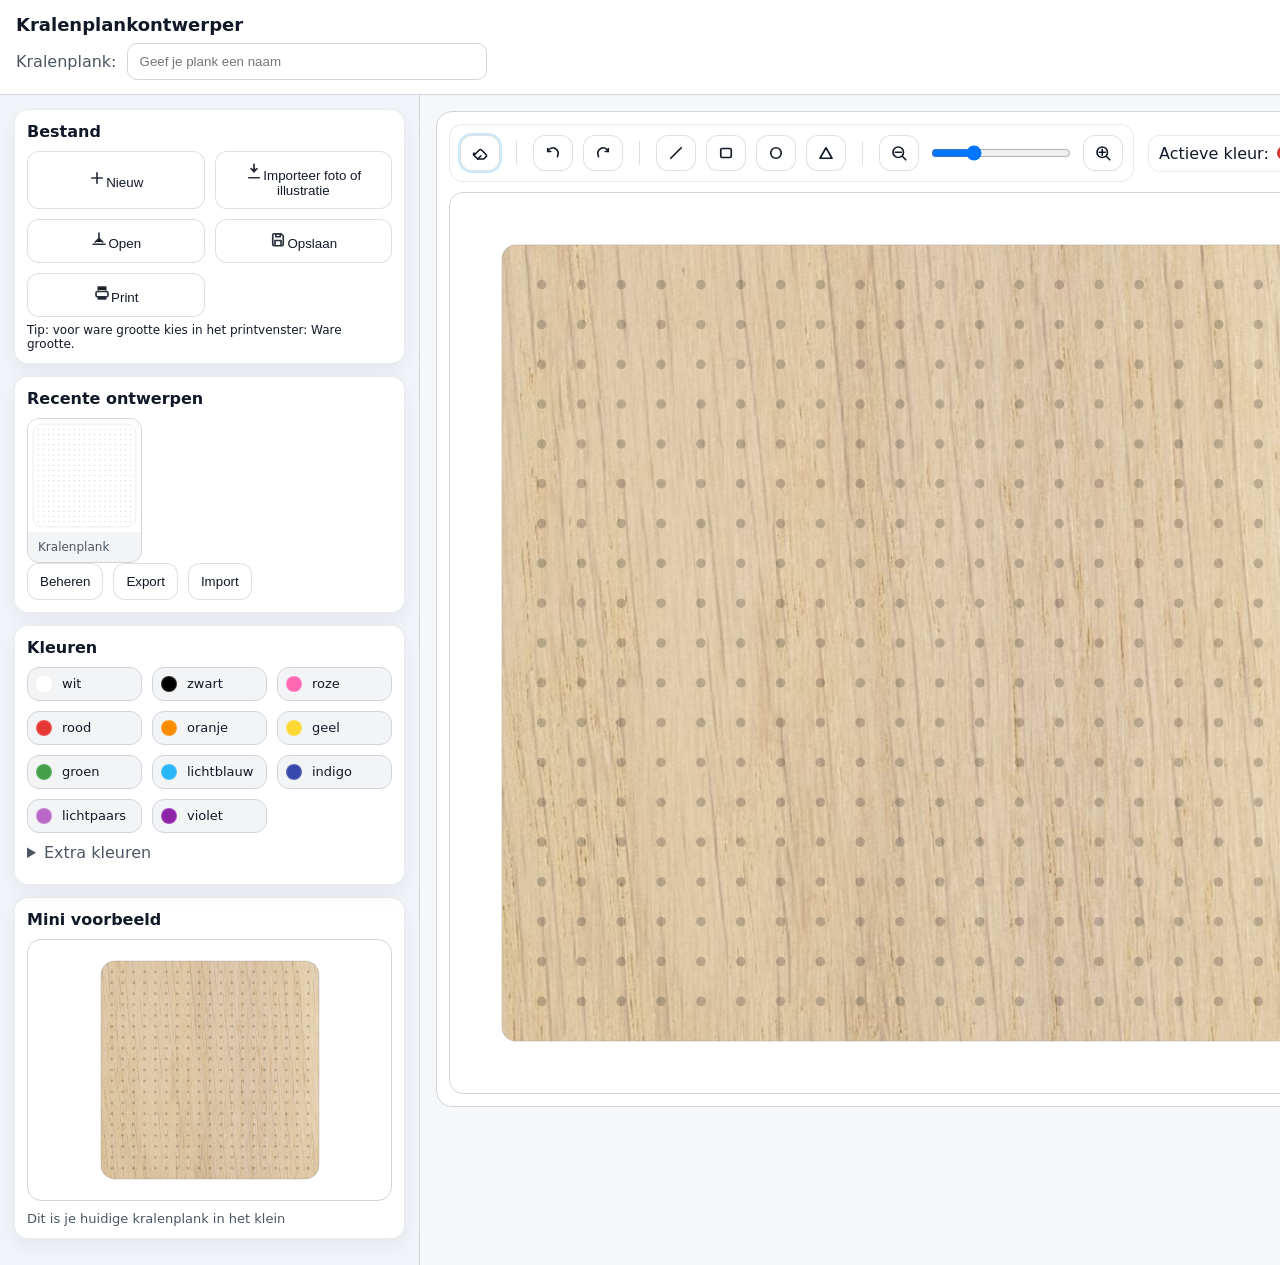
<file: index.html>
<!doctype html>
<html lang="nl">
<head>
  <meta charset="utf-8" />
  <meta name="viewport" content="width=device-width,initial-scale=1" />
  <title>Kralenplankontwerper</title>
    <link rel="icon" href="./favicon.ico">
  <link rel="shortcut icon" href="./favicon.ico">
  <link rel="stylesheet" href="styles.css" />
</head>
<body>
<svg aria-hidden="true" style="position:absolute;width:0;height:0;overflow:hidden">
  <symbol id="i-new" viewBox="0 0 24 24">
    <path d="M12 5v14M5 12h14" stroke="currentColor" stroke-width="2.2" stroke-linecap="round"/>
  </symbol>
  <symbol id="i-import" viewBox="0 0 24 24">
    <path d="M12 3v10" stroke="currentColor" stroke-width="2.2" stroke-linecap="round"/>
    <path d="M8 9l4 4 4-4" stroke="currentColor" stroke-width="2.2" stroke-linecap="round" stroke-linejoin="round"/>
    <path d="M5 21h14" stroke="currentColor" stroke-width="2.2" stroke-linecap="round"/>
  </symbol>
  <symbol id="i-print" viewBox="0 0 24 24">
    <path d="M7 8V4h10v4" stroke="currentColor" stroke-width="2.2" stroke-linecap="round" stroke-linejoin="round"/>
    <path d="M7 17v3h10v-3" stroke="currentColor" stroke-width="2.2" stroke-linecap="round" stroke-linejoin="round"/>
    <path d="M6 10h12a2 2 0 0 1 2 2v3a2 2 0 0 1-2 2H6a2 2 0 0 1-2-2v-3a2 2 0 0 1 2-2Z" fill="none" stroke="currentColor" stroke-width="2.2" stroke-linejoin="round"/>
  </symbol>
  <symbol id="i-open" viewBox="0 0 24 24">
    <path d="M4 19h16" stroke="currentColor" stroke-width="2.2" stroke-linecap="round"/>
    <path d="M7 16l5-5 5 5" stroke="currentColor" stroke-width="2.2" stroke-linecap="round" stroke-linejoin="round"/>
    <path d="M12 4v7" stroke="currentColor" stroke-width="2.2" stroke-linecap="round"/>
  </symbol>
  <symbol id="i-save" viewBox="0 0 24 24">
    <path d="M7 21h10a2 2 0 0 0 2-2V8l-3-3H7a2 2 0 0 0-2 2v12a2 2 0 0 0 2 2Z" fill="none" stroke="currentColor" stroke-width="2.2" stroke-linejoin="round"/>
    <path d="M8 21v-7h8v7" fill="none" stroke="currentColor" stroke-width="2.2" stroke-linejoin="round"/>
    <path d="M9 5h6v4H9z" fill="none" stroke="currentColor" stroke-width="2.2" stroke-linejoin="round"/>
  </symbol>
  <symbol id="i-undo" viewBox="0 0 24 24">
    <path d="M9 10H5V6" fill="none" stroke="currentColor" stroke-width="2.2" stroke-linecap="round" stroke-linejoin="round"/>
    <path d="M5 10c2-4 6-6 10-4 4 2 5 7 3 11" fill="none" stroke="currentColor" stroke-width="2.2" stroke-linecap="round"/>
  </symbol>
  <symbol id="i-redo" viewBox="0 0 24 24">
    <path d="M15 10h4V6" fill="none" stroke="currentColor" stroke-width="2.2" stroke-linecap="round" stroke-linejoin="round"/>
    <path d="M19 10c-2-4-6-6-10-4-4 2-5 7-3 11" fill="none" stroke="currentColor" stroke-width="2.2" stroke-linecap="round"/>
  </symbol>
  <symbol id="i-eraser" viewBox="0 0 24 24">
    <path d="M4 15l7-7a2 2 0 0 1 3 0l6 6a2 2 0 0 1 0 3l-3 3H9l-5-5a2 2 0 0 1 0-3Z" fill="none" stroke="currentColor" stroke-width="2.2" stroke-linejoin="round"/>
    <path d="M9 20l4-4" stroke="currentColor" stroke-width="2.2" stroke-linecap="round"/>
  </symbol>
  <symbol id="i-pen" viewBox="0 0 24 24">
    <path d="M4 20l4-1 10-10-3-3L5 16l-1 4Z" fill="none" stroke="currentColor" stroke-width="2.2" stroke-linejoin="round"/>
    <path d="M14 5l3 3" stroke="currentColor" stroke-width="2.2" stroke-linecap="round"/>
  </symbol>
  <symbol id="i-zoom-in" viewBox="0 0 24 24">
    <path d="M11 7v8M7 11h8" stroke="currentColor" stroke-width="2.2" stroke-linecap="round"/>
    <path d="M21 21l-4.3-4.3" stroke="currentColor" stroke-width="2.2" stroke-linecap="round"/>
    <circle cx="11" cy="11" r="7" fill="none" stroke="currentColor" stroke-width="2.2"/>
  </symbol>
  <symbol id="i-zoom-out" viewBox="0 0 24 24">
    <path d="M7 11h8" stroke="currentColor" stroke-width="2.2" stroke-linecap="round"/>
    <path d="M21 21l-4.3-4.3" stroke="currentColor" stroke-width="2.2" stroke-linecap="round"/>
    <circle cx="11" cy="11" r="7" fill="none" stroke="currentColor" stroke-width="2.2"/>
  </symbol>

  <symbol id="i-line" viewBox="0 0 24 24">
    <path d="M5 19L19 5" stroke="currentColor" stroke-width="2.2" stroke-linecap="round"/>
  </symbol>
  <symbol id="i-rect" viewBox="0 0 24 24">
    <rect x="5" y="6" width="14" height="12" rx="2" fill="none" stroke="currentColor" stroke-width="2.2"/>
  </symbol>
  <symbol id="i-circle" viewBox="0 0 24 24">
    <circle cx="12" cy="12" r="7" fill="none" stroke="currentColor" stroke-width="2.2"/>
  </symbol>
  <symbol id="i-triangle" viewBox="0 0 24 24">
    <path d="M12 5l8 14H4L12 5Z" fill="none" stroke="currentColor" stroke-width="2.2" stroke-linejoin="round"/>
  </symbol>
</svg>


  <header class="topbar">
    <div class="brand">
      <div class="app-title">Kralenplankontwerper</div>
      <div class="name-row">
        <label for="designName">Kralenplank:</label>
        <input id="designName" type="text" placeholder="Geef je plank een naam" />
      </div>
    </div>
    </header>

  <main class="layout">
    <aside class="sidebar">
      <section class="panel">
  <div class="panel-title">Bestand</div>
  <div class="btn-grid">
    <button id="btnNew" class="btn icon-left"><svg class="ico"><use href="#i-new"></use></svg><span>Nieuw</span></button>
    <button id="btnImportImage" class="btn icon-left"><svg class="ico"><use href="#i-import"></use></svg><span>Importeer foto of illustratie</span></button>

    <button id="btnOpen" class="btn icon-left"><svg class="ico"><use href="#i-open"></use></svg><span>Open</span></button>
    <button id="btnSave" class="btn icon-left"><svg class="ico"><use href="#i-save"></use></svg><span>Opslaan</span></button>

    <button id="btnPrint" class="btn icon-left"><svg class="ico"><use href="#i-print"></use></svg><span>Print</span></button>
    <div class="btn-spacer" aria-hidden="true"></div>
  </div>
</div>
  <div class="muted tip">Tip: voor ware grootte kies in het printvenster: Ware grootte.</div>
</section>

      <section class="panel">
        <div class="panel-title">Recente ontwerpen</div>
        <div id="recents" class="recents-grid"></div>
        <div class="btn-row">
          <button id="btnManageRecents" class="btn">Beheren</button>
          <button id="btnExportPack" class="btn">Export</button>
          <button id="btnImportPack" class="btn">Import</button>
          <input id="packFile" type="file" accept="application/json" hidden />
          <input id="projectFile" type="file" accept="application/json" hidden />
        </div>
      </section>

      <section class="panel colors-panel">
        <div class="panel-title">Kleuren</div>
        <div id="paletteBase" class="palette-grid"></div>

        <details class="extras">
          <summary>Extra kleuren</summary>
          <div id="paletteExtras" class="palette-grid extras-grid"></div>
          <div class="extras-form">
            <input id="extraName" type="text" placeholder="Naam" />
            <input id="extraHex" type="color" value="#D4AF37" />
            <button id="btnAddExtra" class="btn">Voeg kleur toe</button>
          </div>
        </details>
      </section>

<section class="panel mini-panel">
        <div class="panel-title">Mini voorbeeld</div>
        <div id="miniPreview" class="mini-preview-host"></div>
        <div class="hint">Dit is je huidige kralenplank in het klein</div>
      </section>

    </aside>

    <section class="stage">
      <div class="board-wrap">
        <div class="board-toolbar">
  <div class="toolbar-top">
    <div class="tool-row">
      <button id="tbToggleDraw" class="btn icon-btn small" title="Gum">
        <svg class="ico"><use href="#i-eraser"></use></svg><span class="sr">Wissel</span>
      </button>

      <div class="tool-sep"></div>

      <button id="tbUndo" class="btn icon-btn small" title="Undo"><svg class="ico"><use href="#i-undo"></use></svg><span class="sr">Undo</span></button>
      <button id="tbRedo" class="btn icon-btn small" title="Redo"><svg class="ico"><use href="#i-redo"></use></svg><span class="sr">Redo</span></button>

      <div class="tool-sep"></div>

      <button id="tbLine" class="btn icon-btn small" title="Lijn"><svg class="ico"><use href="#i-line"></use></svg><span class="sr">Lijn</span></button>
      <button id="tbRect" class="btn icon-btn small" title="Rechthoek"><svg class="ico"><use href="#i-rect"></use></svg><span class="sr">Rechthoek</span></button>
      <button id="tbCircle" class="btn icon-btn small" title="Cirkel"><svg class="ico"><use href="#i-circle"></use></svg><span class="sr">Cirkel</span></button>
      <button id="tbTri" class="btn icon-btn small" title="Driehoek"><svg class="ico"><use href="#i-triangle"></use></svg><span class="sr">Driehoek</span></button>

      <div class="tool-sep"></div>

      <button id="tbZoomOut" class="btn icon-btn small" title="Zoom uit"><svg class="ico"><use href="#i-zoom-out"></use></svg><span class="sr">Zoom uit</span></button>
      <input id="zoom" type="range" min="0.4" max="2.5" step="0.05" value="1" />
      <button id="tbZoomIn" class="btn icon-btn small" title="Zoom in"><svg class="ico"><use href="#i-zoom-in"></use></svg><span class="sr">Zoom in</span></button>
    </div>

    <div class="active-color-wrap" aria-label="Actieve kleur">
      <span class="muted">Actieve kleur:</span>
      <span id="activeColorDot" class="color-dot"></span>
      <span id="activeColorName" class="active-color-name">rood</span>
    </div>
  </div>
</div>

        <div id="boardHost" class="board-host"></div>
      </div>
    </section>
  </main>

  <dialog id="importDialog" class="modal">
    <form method="dialog" class="modal-inner" id="importForm">
      <div class="modal-head">
        <div class="modal-title">Importeer naar 19x19</div>
        <button class="btn" value="cancel">Sluiten</button>
      </div>

      <div class="modal-body">
        <div class="import-left">
          <input id="importFile" type="file" accept="image/*" class="hidden-input" />
          <div class="import-question">Wat wil je importeren?</div>
          <div class="import-choice">
            <button type="button" class="btn big" id="btnImportIllustration">Illustratie</button>
            <button type="button" class="btn big" id="btnImportPhoto">Foto</button>
          </div>


          <div class="preset-row">
            </div>

          <div class="toggle-row">
            <label class="toggle">
              <input id="placeWhite" type="checkbox" />
              <span>Wit ook als achtergrond</span>
            </label>
            <label class="toggle">
              <input id="useEdges" type="checkbox" checked />
              <span>Zwart voor lijnen</span>
            </label>
          </div>

          <div class="slider-row">
            <label for="bgThreshold">Achtergrond drempel</label>
            <input id="bgThreshold" type="range" min="0" max="100" step="1" value="62" />
          </div>

          <div class="slider-row">
            <label for="simplify">Versimpeling</label>
            <input id="simplify" type="range" min="0" max="100" step="1" value="72" />
          </div>

          <div class="slider-row" id="edgeStrengthRow">
            <label for="edgeStrength">Lijnen accent</label>
            <input id="edgeStrength" type="range" min="0" max="100" step="1" value="55" />
          </div>

          <div class="toggle-row">
            <label class="toggle">
              <input id="allowExtrasInImport" type="checkbox" />
              <span>Extra kleuren gebruiken</span>
            </label>
          </div>

          <div class="btn-row">
            <button type="button" id="btnApplyImport" class="btn primary">Zet op plank</button>
          </div>

          <div class="mini-note">
            Bij sommige illustraties zitten lichte grijstinten. Dan helpt het vaak om Wit plaatsen even aan te zetten.
          </div>
        </div>

        <div class="import-right">
          <div class="preview-stack">
            <div class="preview-block">
              <div class="preview-title">Geselecteerde afbeelding</div>
              <canvas id="importSrcCanvas" class="preview-canvas" width="520" height="260"></canvas>
            </div>

            <div class="preview-block">
              <div class="preview-title">Preview, ronde kralen</div>
              <div id="importPreviewHost" class="preview-host"></div>
              <div class="preview-hint">Tip: bij illustraties werkt zwart voor lijnen vaak het best</div>
            </div>
          </div>
        </div>
      </div>
    </form>
  </dialog>

  <script src="palette.js"></script>
  <script src="storage.js"></script>
  <script src="import.js"></script>
  <script src="app.js"></script>
</body>
</html>
</file>
<file: styles.css>
:root{
  --bg:#F5F6F8;
  --panel:#FFFFFF;
  --panel2:#F3F4F6;
  --text:#111827;
  --muted:#4B5563;
  --border:#D1D5DB;
  --accent:#0EA5E9;
}

*{ box-sizing:border-box; }
body{
  margin:0;
  font-family: system-ui, -apple-system, Segoe UI, Roboto, Arial, sans-serif;
  background: var(--bg);
  color: var(--text);
}

.topbar{
  display:flex;
  align-items:center;
  justify-content:space-between;
  padding:14px 16px;
  border-bottom:1px solid var(--border);
  background: #FFFFFF;
  gap:16px;
}

.brand .app-title{
  font-size:18px;
  font-weight:700;
  margin-bottom:8px;
}
.name-row{
  display:flex;
  gap:10px;
  align-items:center;
  color: var(--muted);
}
.name-row input{
  width:min(360px, 60vw);
  padding:10px 12px;
  border:1px solid var(--border);
  background: var(--panel);
  color: var(--text);
  border-radius:10px;
}

.top-actions{
  display:flex;
  gap:10px;
  flex-wrap:wrap;
}

.layout{
  display:grid;
  grid-template-columns: 420px 1fr;
  min-height: calc(100vh - 68px);
}

.sidebar{
  padding:14px;
  border-right:1px solid var(--border);
  background: #F1F5F9;
  overflow:auto;
}

.panel{
  background: var(--panel);
  border:1px solid var(--border);
  border-radius:14px;
  padding:12px;
  margin-bottom:12px;
}

.panel-title{
  font-weight:700;
  margin-bottom:10px;
}

.btn-row{
  display:flex;
  gap:10px;
  flex-wrap:wrap;
}

.btn{
  padding:10px 12px;
  border:1px solid var(--border);
  background: var(--panel2);
  color: var(--text);
  border-radius:12px;
  cursor:pointer;
  user-select:none;
}
.btn.primary{
  border-color: rgba(14,165,233,0.55);
  box-shadow: 0 0 0 1px rgba(14,165,233,0.22) inset;
}
.btn:active{ transform: translateY(1px); }

.palette-grid{
  display:grid;
  grid-template-columns: repeat(3, 1fr);
  gap:10px;
}
.swatch{
  display:flex;
  align-items:center;
  gap:10px;
  padding:8px;
  border:1px solid var(--border);
  background: var(--panel2);
  border-radius:12px;
  cursor:pointer;
}
.swatch .dot{
  width:16px;
  height:16px;
  border-radius:999px;
  border:1px solid rgba(255,255,255,0.18);
}
.swatch .label{
  font-size:13px;
  color: var(--text);
}

.extras{ margin-top:10px; }
.extras summary{ cursor:pointer; color: var(--muted); margin-bottom:10px; }
.extras-form{
  display:flex;
  gap:10px;
  margin-top:10px;
}
.extras-form input[type="text"]{
  flex:1;
  padding:10px 12px;
  border:1px solid var(--border);
  background: var(--panel);
  color: var(--text);
  border-radius:10px;
}
.extras-form input[type="color"]{
  width:54px;
  height:40px;
  border:1px solid var(--border);
  background: var(--panel);
  border-radius:10px;
  padding:0;
}

.stage{
  display:flex;
  justify-content:center;
  align-items:flex-start;
  padding:16px;
}
.board-wrap{
  width: min(1240px, 100%);
  background: var(--panel);
  border:1px solid var(--border);
  border-radius:16px;
  padding:12px;
}
.board-toolbar{
  display:flex;
  align-items:center;
  justify-content:space-between;
  gap:14px;
  flex-wrap:wrap;
  margin-bottom:10px;
}
.zoom-row{
  display:flex;
  gap:10px;
  align-items:center;
}
.zoom-row input{ width: 240px; }

.active-color-row{
  display:flex;
  align-items:center;
  gap:10px;
  color: var(--muted);
}
.chip{
  width:22px;
  height:22px;
  border-radius:999px;
  border:1px solid rgba(255,255,255,0.18);
  background:#fff;
}
.active-name{ color: var(--text); font-weight:600; }

.board-host{
  width:100%;
  display:flex;
  justify-content:center;
  background: #ffffff;
  border:1px solid var(--border);
  border-radius:14px;
  padding:12px;
  overflow:hidden;
}

.recents-grid{
  display:grid;
  grid-template-columns: repeat(3, 1fr);
  gap:10px;
}
.recent-card{
  border:1px solid var(--border);
  background: var(--panel2);
  border-radius:12px;
  overflow:hidden;
  cursor:pointer;
}
.recent-thumb{
  width:100%;
  aspect-ratio: 1 / 1;
  background: #ffffff;
  display:flex;
  justify-content:center;
  align-items:center;
}
.recent-name{
  padding:8px 10px;
  font-size:12px;
  color: var(--muted);
  white-space:nowrap;
  overflow:hidden;
  text-overflow:ellipsis;
}

.examples{
  display:flex;
  gap:10px;
  flex-wrap:wrap;
}
.example-link{
  display:inline-flex;
  padding:10px 12px;
  border:1px solid var(--border);
  background: var(--panel2);
  border-radius:12px;
  color: var(--text);
  text-decoration:none;
}
.hint{
  margin-top:10px;
  color: var(--muted);
  font-size:13px;
}

.modal{
  /* Breder: zodat het previewvenster volledig in beeld staat op een groot scherm */
  width: min(1240px, 96vw);
  border:none;
  border-radius:16px;
  background: var(--panel);
  color: var(--text);
  padding:0;
}
.modal::backdrop{ background: rgba(0,0,0,0.35); }

.modal-inner{ padding:14px; }
.modal-head{
  display:flex;
  justify-content:space-between;
  align-items:center;
  margin-bottom:12px;
}
.modal-title{ font-weight:800; font-size:16px; }

.modal-body{
  display:grid;
  /* Iets ruimere linker kolom, extra ruimte voor preview rechts */
  grid-template-columns: 420px 1fr;
  gap:16px;
}
.import-left{
  border:1px solid var(--border);
  border-radius:14px;
  background: var(--panel2);
  padding:12px;
}
.import-right{
  border:1px solid var(--border);
  border-radius:14px;
  background: var(--panel2);
  padding:12px;
}

/* Preview kolom nooit te smal op desktop */
.import-right{ min-width: 560px; }
.preset-row{
  display:flex;
  gap:10px;
  margin:10px 0;
}
.toggle-row{
  display:flex;
  gap:12px;
  flex-wrap:wrap;
  margin:10px 0;
  color: var(--muted);
}
.toggle{
  display:flex;
  gap:8px;
  align-items:center;
}
.slider-row{
  display:flex;
  flex-direction:column;
  gap:8px;
  margin:10px 0;
  color: var(--muted);
}
.preview-title{ font-weight:700; margin-bottom:10px; }
.preview-host{
  background: #ffffff;
  border:1px solid var(--border);
  border-radius:14px;
  padding:10px;
  min-height: 420px;
  display:flex;
  justify-content:center;
  align-items:center;
}
.preview-hint{
  margin-top:10px;
  color: var(--muted);
  font-size:13px;
}
.mini-note{
  margin-top:10px;
  color: var(--muted);
  font-size:13px;
}

@media print{
  body{ background:#fff; color:#000; }
  .topbar, .sidebar, .board-toolbar{ display:none !important; }
  .layout{ grid-template-columns: 1fr; }
  .stage{ padding:0; }
  .board-wrap{ border:none; padding:0; background:#fff; }
  .board-host{
  width:100%;
  display:flex;
  justify-content:center;
  background: #ffffff;
  border:1px solid var(--border);
  border-radius:14px;
  padding:12px;
  overflow:hidden;
}
}

/* Extra kleur verwijderen */
.swatch .spacer{ flex:1; }
.swatch .delete{
  margin-left:auto;
  border:1px solid var(--border);
  background: #FFFFFF;
  color: var(--muted);
  width:28px;
  height:28px;
  border-radius:10px;
  cursor:pointer;
}
.swatch .delete:active{ transform: translateY(1px); }

/* Kleurenblok altijd zichtbaar */
.colors-panel{
  position: sticky;
  bottom: 12px;
}

/* Mini preview */
.mini-preview-host{
  background:#FFFFFF;
  border:1px solid var(--border);
  border-radius:14px;
  padding:10px;
  display:flex;
  justify-content:center;
  align-items:center;
  min-height: 220px;
}

@media (min-width: 1400px){
  .layout{ grid-template-columns: 380px 1fr; }
  .board-wrap{ width: min(1400px, 100%); }
}


@media print{
  .board-host, .preview-host{
  background: #ffffff;
  border:1px solid var(--border);
  border-radius:14px;
  padding:10px;
  min-height: 420px;
  display:flex;
  justify-content:center;
  align-items:center;
}
}




.btn-toggle-on{
  border-color: var(--accent);
  box-shadow: 0 0 0 2px rgba(14,165,233,0.22);
}


@media print{
  @page{ margin: 0; }
  body{ margin: 0; background:#fff; }
  .layout{ display:block; }
  .topbar, .sidebar, .board-toolbar{ display:none !important; }
  .stage{ padding:0 !important; }
  .board-wrap{ border:none !important; background:#fff !important; padding:0 !important; }
  .board-host{ 
    width: 21.78cm !important;
    height: 21.78cm !important;
    padding: 0 !important;
    border: none !important;
    border-radius: 0 !important;
    background: #fff !important;
    margin: 0 auto !important;
  }
  #boardHost svg{
    width: 21.78cm !important;
    height: 21.78cm !important;
    max-width: none !important;
    max-height: none !important;
  }
}

/* kleine visuele polish */
body{
  background: #f6f7fb;
}

.panel{
  background: #fff;
  border: 1px solid rgba(0,0,0,0.08);
  box-shadow: 0 8px 22px rgba(0,0,0,0.06);
}

.btn{
  border: 1px solid rgba(0,0,0,0.12);
  background: #ffffff;
}

.btn:hover{
  background: #f3f5ff;
}

.btn.primary{
  background: #eef2ff;
  border-color: rgba(0,0,0,0.18);
}

.board-host{
  background: #ffffff;
}

.control-help{
  font-size:12px;
  color: var(--muted);
  margin: 2px 0 6px 0;
}

.icon-btn{
  display:inline-flex;
  align-items:center;
  gap:10px;
}
.icon-btn .ico{
  width:18px;
  height:18px;
}
.icon-btn.small{
  padding:8px 10px;
  gap:0;
}
.icon-btn.small .ico{
  width:18px;
  height:18px;
}
.btn-label{
  white-space:nowrap;
}
.sr{
  position:absolute;
  width:1px;
  height:1px;
  padding:0;
  margin:-1px;
  overflow:hidden;
  clip:rect(0,0,0,0);
  border:0;
}
.tool-row{
  display:flex;
  align-items:center;
  flex-wrap:nowrap;
  gap:10px;
  padding:10px;
  border-radius:14px;
  background: rgba(255,255,255,0.8);
  border:1px solid rgba(0,0,0,0.08);

  overflow-x:auto;
  scrollbar-width:thin;
}
.tool-row input[type="range"]{
  flex: 1;
  min-width: 140px;
}
.tool-sep{
  width:1px;
  height:24px;
  background: rgba(0,0,0,0.12);
  margin:0 6px;
}

.btn-grid{
  display:grid;
  grid-template-columns: 1fr 1fr;
  gap:10px;
  margin:10px 0 6px;
}
.btn.icon-left{
  justify-content:flex-start;
  gap:10px;
  padding:10px 12px;
  line-height:1.1;
}
.btn.icon-left .ico{ width:18px; height:18px; opacity:0.9; }
.tip{ font-size:12px; margin-top:6px; }

.toolbar-top{
  display:flex;
  align-items:center;
  justify-content:space-between;
  gap:14px;
  margin-bottom:0px;
}
.active-color-wrap{
  display:flex;
  align-items:center;
  gap:8px;
  padding:8px 10px;
  border-radius:12px;
  background: rgba(255,255,255,0.9);
  border:1px solid rgba(0,0,0,0.08);
  white-space:nowrap;
}
.color-dot{
  width:14px; height:14px;
  border-radius:999px;
  border:1px solid rgba(0,0,0,0.18);
  background:#d33;
}
.active-color-name{ font-weight:600; }


.btn-spacer{ height:44px; }

/* (removed old overlay-modal styles, we use native <dialog>) */

.hidden-input{ display:none; }
.small{ font-size: 12px; }

/* import preview layout */
.preview-stack{
  display:grid;
  grid-template-rows: auto 1fr;
  gap: 12px;
}
.preview-block{
  border:1px solid rgba(0,0,0,0.08);
  border-radius: 14px;
  overflow:hidden;
  background: #fff;
}
.preview-block .preview-title{
  padding: 10px 12px;
  border-bottom: 1px solid rgba(0,0,0,0.06);
  font-weight: 700;
  background: rgba(255,255,255,0.85);
}
.preview-canvas-wrap{
  padding: 12px;
}
.preview-canvas{
  width: 100%;
  height: 180px;
  display:block;
  border:1px solid rgba(0,0,0,0.08);
  border-radius: 12px;
  background: #fafafa;
}
.preview-block.preview-beads .preview-host{
  min-height: 520px;
}

@media (max-width: 900px){
  .modal-body{ grid-template-columns: 1fr !important; }
  .import-right{ min-width: auto; }
  .preview-canvas{ height: 160px; }
  .preview-block.preview-beads .preview-host{ min-height: 420px; }
}
</file>
